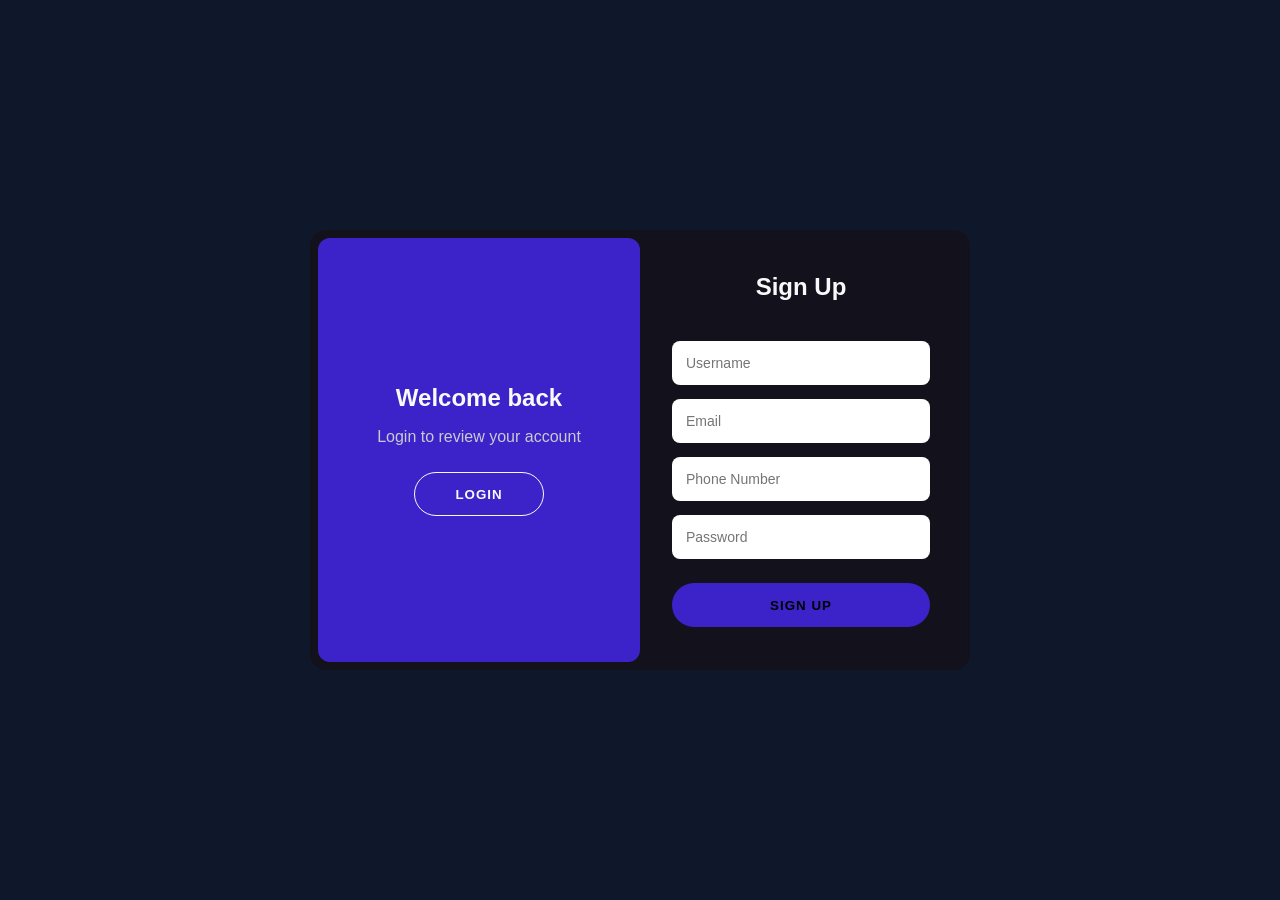
<file: index.html>
<!DOCTYPE html>
<html lang="en">
<head>
    <meta charset="UTF-8">
    <meta name="viewport" content="width=device-width, initial-scale=1.0">
    <title>Login / Register</title>

    <link rel="stylesheet" href="styles.css">
</head>
<body>

<div class="card">
    <div class="card-bg"></div>

    <!-- HERO REGISTER -->
    <div class="hero register active">
        <h2>Welcome back</h2>
        <p>Login to review your account</p>
        <button type="button" onclick="toggleView()">
            LOGIN
        </button>
    </div>

    <!-- FORM REGISTER -->
    <div class="form register active">
        <h2>Sign Up</h2>

        <form id="registerForm">
            <input id="regUsername" type="text" placeholder="Username" required>
            <input id="regEmail" type="email" placeholder="Email" required>
            <input id="regPhone" type="tel" placeholder="Phone Number" required>
            <input id="regPassword" type="password" placeholder="Password" required>
            <button type="submit">SIGN UP</button>
        </form>

    </div>

    <!-- HERO LOGIN -->
    <div class="hero login">
        <h2>Hello there</h2>
        <p>Begin your journey with us</p>
        <button type="button" onclick="toggleView()">
            SIGN UP
        </button>
    </div>

    <!-- FORM LOGIN -->
    <div class="form login">
        <h2>Login</h2>
        <form id="loginForm">
            <input id="loginAccount" type="text" placeholder="Username or Email" required>
            <input id="loginPassword" type="password" placeholder="Password" required>
            <button type="submit">LOGIN</button>
        </form>
    </div>
</div>
<script src="config.js"></script>
<script src="main.js"></script>
</body>
</html>
</file>
<file: styles.css>
* {
    box-sizing: border-box;
    margin: 0;
    padding: 0;
    font-family: Arial, Helvetica, sans-serif;
}

body {
    min-height: 100vh;
    display: flex;
    justify-content: center;
    align-items: center;
    background: #0f172a;
}

/*Card tổng*/
.card {
    position: relative;
    width: 660px;
    height: 440px;
    background: #13111b;
    border-radius: 16px;
    overflow: hidden;
    border: 8px solid #13111b;
}

/* Background trượt */
.card-bg {
    position: absolute;
    top: 0;
    bottom: 0;
    left: 0;
    width: 50%;
    background: #3c23c9;
    border-radius: 12px;
    transition: transform 0.65s ease-in-out;
    z-index: 2;
}

.card.login .card-bg {
    transform: translateX(100%);
}
/* Hero + Form (chung) */
.hero,
.form {
    position: absolute;
    top: 0;
    width: 50%;
    height: 100%;
    opacity: 0;
    visibility: hidden;
    transition: 0.65s ease-in-out;
}
/* Hero */
.hero {
    z-index: 3;
    display: flex;
    flex-direction: column;
    justify-content: center;
    align-items: center;
    gap: 16px;
    padding: 24px;
    color: #f9f9f9;
    text-align: center;
}

.hero p {
    color: #cac9d2;
}
/* Hero Register / Login */
.hero.register {
    left: 0;
    transform: translateX(-100%);
}

.hero.login {
    left: 50%;
    transform: translateX(100%);
}
/* Hero active */
.card:not(.login) .hero.register,
.card.login .hero.login {
    opacity: 1;
    visibility: visible;
    transform: translateX(0);
}
/* FORM */
.form {
    z-index: 1;
    background: #13111b;
    display: flex;
    flex-direction: column;
    justify-content: center;
    align-items: center;
    padding: 32px;
    gap: 20px;
}
.form h2 {
    color: #f9f9f9;
    margin-bottom: 20px;
}

.form form {
    width: 100%;
    max-width: 280px;
    display: flex;
    flex-direction: column;
    gap: 14px;
}


/* Form vị trí */
.form.register {
    left: 50%;
    transform: translateX(100%);
}

.form.login {
    left: 0;
    transform: translateX(-100%);
}

/* Form active */
.card:not(.login) .form.register,
.card.login .form.login {
    opacity: 1;
    visibility: visible;
    transform: translateX(0);
}
/* Input + Button */
.form input {
    width: 100%;
    padding: 12px;
    border: none;
    outline: none;
    height: 44px;
    padding: 0 14px;
    border-radius: 8px;
    font-size: 14px;
}

.form button,
.hero button {
    padding: 12px 40px;
    border-radius: 32px;
    border: 1px solid #f9f9f9;
    background: transparent;
    color: inherit;
    letter-spacing: 1px;
    cursor: pointer;
    transition: 0.3s;
    margin-top: 10px;
    height: 44px;
    font-weight: 600;
}

.hero button:hover {
    background: #f9f9f9;
    color: #3c23c9;
}

.form button {
    background: #3c23c9;
    border: none;
}
</file>
<file: detail-style.css>
* {
    box-sizing: border-box;
    margin: 0;
    padding: 0;
    font-family: Arial, Helvetica, sans-serif;
}

body {
    min-height: 100vh;
    background: #0f172a;
    color: #f9f9f9;
}

/* ===== CONTAINER ===== */
.product-detail-container {
    max-width: 1100px;
    margin: 40px auto;
    background: #13111b;
    border-radius: 16px;
    padding: 32px;
    display: flex;
    gap: 40px;
    box-shadow: 0 20px 40px rgba(0,0,0,0.4);
}

/* ===== IMAGE AREA ===== */
.product-images {
    width: 45%;
    display: flex;
    flex-direction: column;
    align-items: center;
}

#mainImage {
    width: 100%;
    max-height: 380px;
    object-fit: contain;
    background: #0f172a;
    border-radius: 12px;
    padding: 16px;
    border: 1px solid #1f2937;
}

/* Thumbnails */
#thumbnailList {
    margin-top: 14px;
    display: flex;
    gap: 10px;
}

#thumbnailList img {
    width: 64px;
    height: 64px;
    object-fit: contain;
    background: #0f172a;
    border-radius: 8px;
    padding: 6px;
    cursor: pointer;
    border: 2px solid transparent;
    transition: 0.3s;
}

#thumbnailList img:hover {
    border-color: #3c23c9;
    transform: scale(1.05);
}

/* ===== INFO ===== */
.product-info {
    width: 55%;
    display: flex;
    flex-direction: column;
    gap: 18px;
}

.product-info h1 {
    font-size: 28px;
    line-height: 1.3;
}

#price {
    font-size: 26px;
    font-weight: bold;
    color: #22c55e;
}

#category {
    font-size: 14px;
    color: #9ca3af;
}

#stock {
    font-size: 14px;
    color: #e5e7eb;
}

/* ===== ACTION BUTTONS ===== */
.product-actions {
    margin-top: 20px;
    display: flex;
    gap: 16px;
}

.product-actions button {
    height: 46px;
    padding: 0 28px;
    border-radius: 32px;
    font-weight: 600;
    cursor: pointer;
    border: none;
    transition: 0.3s;
}

/* Add cart */
.btn-add-cart {
    background: transparent;
    border: 1px solid #3c23c9;
    color: #3c23c9;
}

.btn-add-cart:hover {
    background: #3c23c9;
    color: #fff;
}

/* Buy now */
.btn-buy {
    background: #3c23c9;
    color: #fff;
}

.btn-buy:hover {
    opacity: 0.85;
}

/* ===== RESPONSIVE ===== */
@media (max-width: 900px) {
    .product-detail-container {
        flex-direction: column;
    }

    .product-images,
    .product-info {
        width: 100%;
    }
}
</file>
<file: pro-style.css>
* {
    box-sizing: border-box;
    margin: 0;
    padding: 0;
    font-family: Arial, Helvetica, sans-serif;
}

body {
    min-height: 100vh;
    background: #0f172a;
    color: #f9f9f9;
}

/* ===== CONTAINER CHÍNH ===== */
.container {
    width: 1100px;
    margin: 40px auto 80px;
}

/* ===== TOOLBAR (SEARCH + SORT) ===== */
.toolbar {
    display: flex;
    gap: 16px;
    margin-bottom: 28px;
    padding: 18px 20px;
    background: #13111b;
    border-radius: 14px;
    box-shadow: inset 0 0 0 1px #2a2942;
}

.toolbar input {
    flex: 1;
    padding: 12px 14px;
    border-radius: 10px;
    border: none;
    background: #1b1a29;
    color: #f9f9f9;
    font-size: 14px;
    outline: none;
}

.toolbar input::placeholder {
    color: #9ca3af;
}

.toolbar select {
    padding: 12px 14px;
    border-radius: 10px;
    border: none;
    background: #1b1a29;
    color: #f9f9f9;
    font-size: 14px;
    outline: none;
    cursor: pointer;
}

.toolbar button {
    padding: 12px 22px;
    border-radius: 10px;
    border: none;
    font-weight: 600;
    font-size: 14px;
    color: white;
    cursor: pointer;
    background: linear-gradient(135deg, #3c23c9, #2563eb);
    transition: 0.2s;
}

.toolbar button:hover {
    opacity: 0.9;
    transform: translateY(-1px);
}

/* ===== GRID SẢN PHẨM ===== */
.product-grid {
    display: grid;
    grid-template-columns: repeat(auto-fill, minmax(220px, 1fr));
    gap: 24px;
}

/* ===== CARD SẢN PHẨM ===== */
.product-card {
    background: #13111b;
    border-radius: 16px;
    padding: 16px;
    box-shadow: 0 10px 30px rgba(0,0,0,0.35);
    transition: transform 0.25s ease, box-shadow 0.25s ease;
    cursor: pointer;
}

.product-card:hover {
    transform: translateY(-4px);
    box-shadow: 0 18px 40px rgba(0,0,0,0.45);
}

.product-card img {
    width: 100%;
    height: 160px;
    object-fit: contain;
    border-radius: 12px;
    background: #1b1a29;
    margin-bottom: 14px;
}

.product-card h3 {
    font-size: 16px;
    font-weight: 600;
    margin-bottom: 8px;
    color: #f9f9f9;
}

.product-card .price {
    font-size: 15px;
    font-weight: 700;
    color: #22c55e;
    margin-bottom: 4px;
}

.product-card .category {
    font-size: 13px;
    color: #9ca3af;
}

/* ===== FOOTER ===== */
footer {
    position: fixed;
    bottom: 0;
    left: 0;
    width: 100%;
    background: #13111b;
    border-top: 1px solid #2a2942;
    padding: 12px 20px;
    display: flex;
    justify-content: center;
    align-items: center;
    gap: 20px;
}

footer button {
    padding: 8px 16px;
    background: linear-gradient(135deg, #3c23c9, #2563eb);
    color: white;
    border: none;
    border-radius: 8px;
    font-size: 13px;
    font-weight: 600;
    cursor: pointer;
}

#dbSpace {
    font-size: 13px;
    color: #e5e5e5;
}

/* ===== RESPONSIVE ===== */
@media (max-width: 768px) {
    .container {
        width: 95%;
    }

    .toolbar {
        flex-direction: column;
    }

    footer {
        flex-direction: column;
        gap: 8px;
    }
}

a
{
    text-decoration: none;
}
</file>
